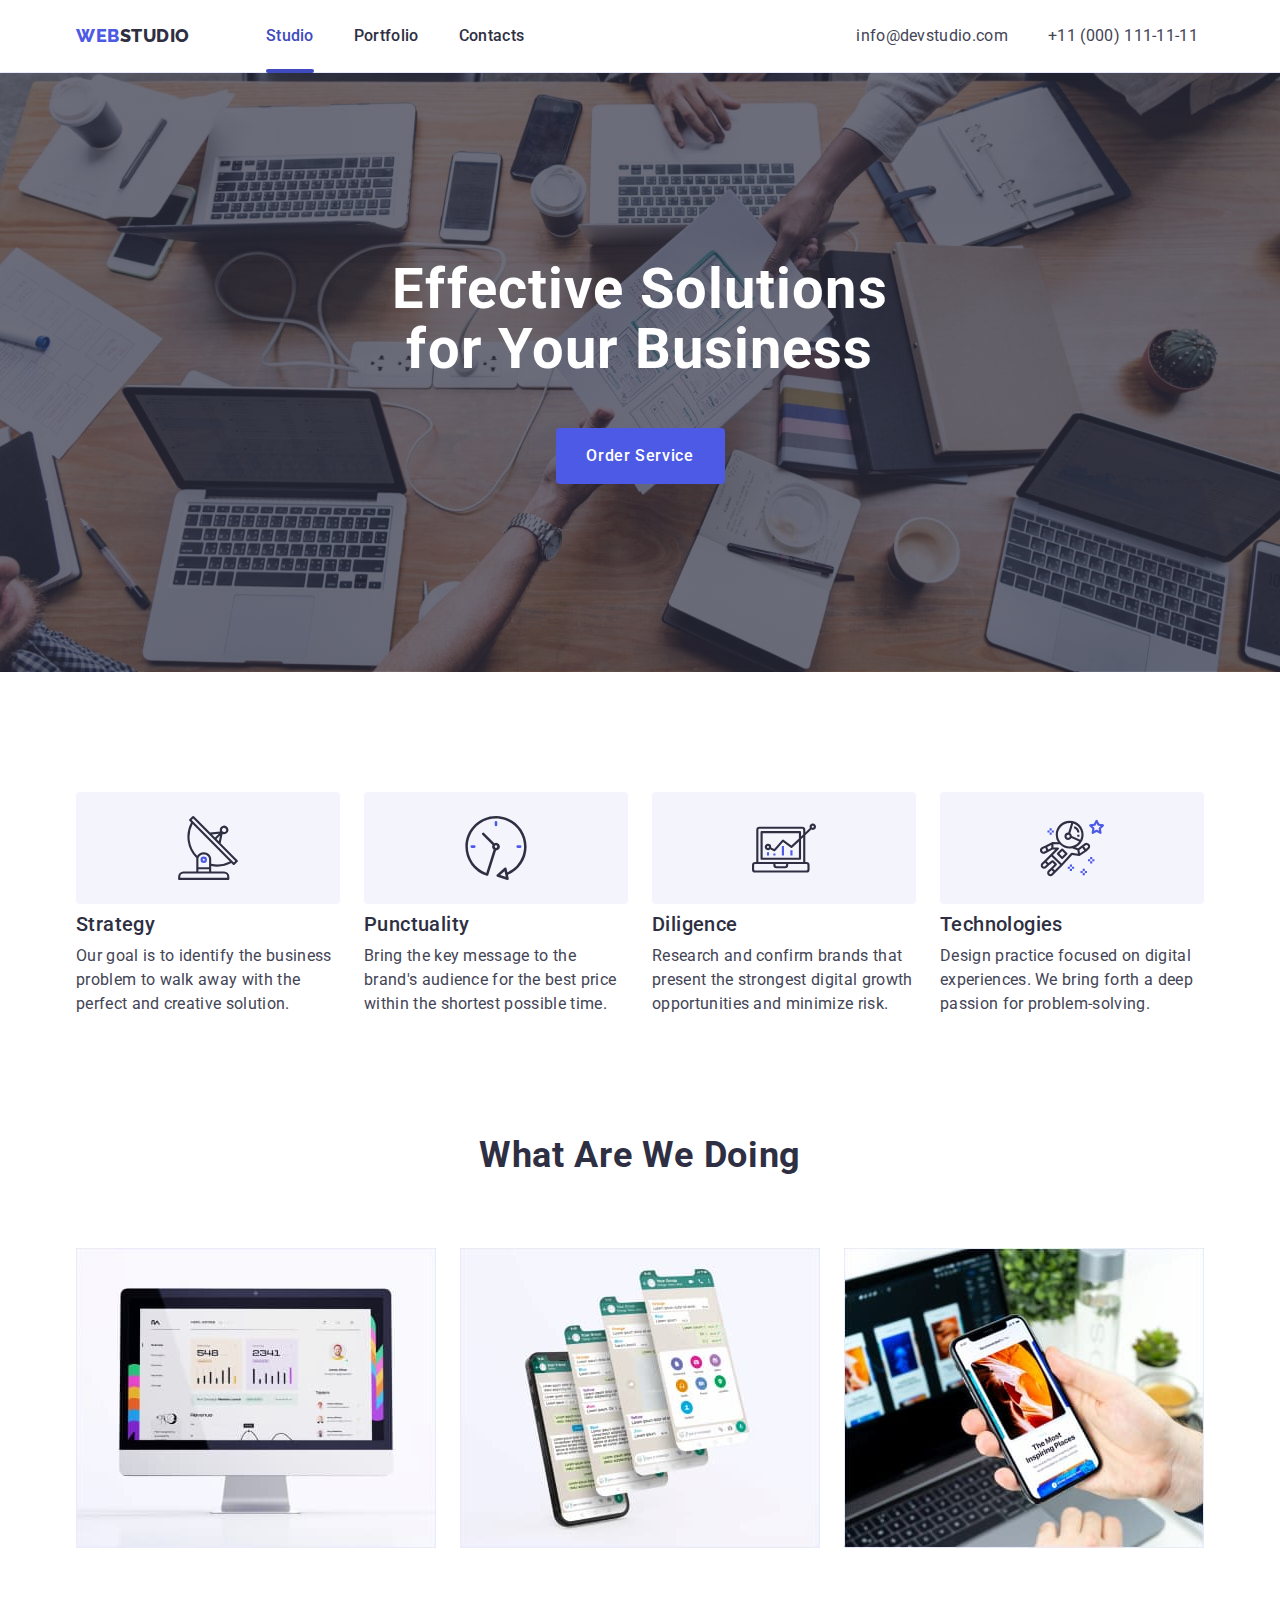
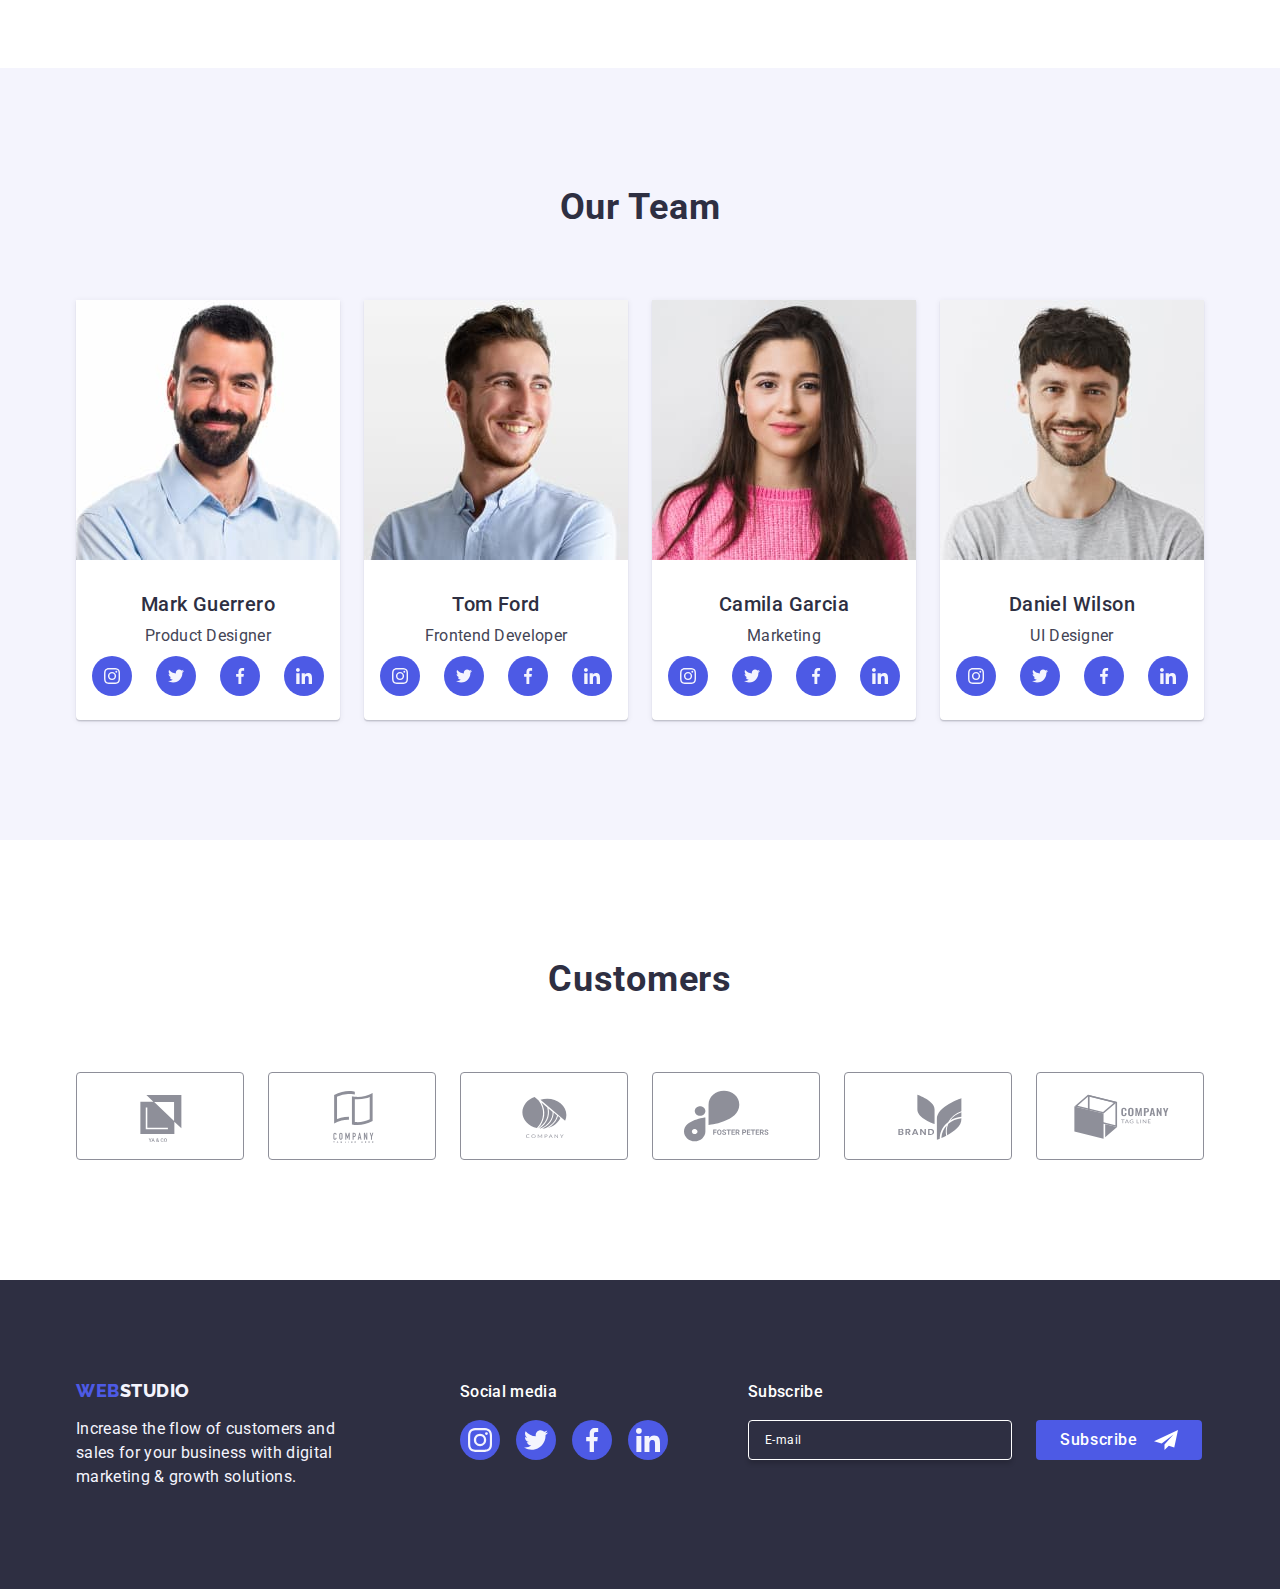
<file: index.html>
<!DOCTYPE html>
<html lang="en">
<head>
    <meta charset="UTF-8">
    <meta name="viewport" content="width=device-width, initial-scale=1.0">
    <title>Homework6</title>

    <link rel="stylesheet" href="https://cdnjs.cloudflare.com/ajax/libs/modern-normalize/1.0.0/modern-normalize.min.css" />

    <link rel="stylesheet" href="./css/styles.css">

    <link rel="preconnect" href="https://fonts.googleapis.com">
    <link rel="preconnect" href="https://fonts.gstatic.com" crossorigin>
    <link
        href="https://fonts.googleapis.com/css2?family=Montserrat:wght@400;700&family=Raleway:wght@800&family=Roboto:wght@400;500;700;900&display=swap"
        rel="stylesheet">

    
</head>
<body>

    <header class="header">
        
    <div class="container header-menu">

        <nav class="header-nav">
<!-- LOGO -->
        <a class="logo link" href="./index.html">Web<span class="logo-text-studio">Studio</span></a>
        
        
     <ul class="list-menu">
    <li>
        <a class= "nav-link link accent" href="./index.html">Studio</a>
    </li>
    <li>
        <a class= "nav-link link" href="./portfolio.html">Portfolio</a>
    </li>
    <li>
        <a class= "nav-link link" href="">Contacts</a>
    </li>
    </ul>
        </nav>

        <address class="address">  

      <ul class="list-address">
        <li>
            <a class="contact-link link" href="mailto:info@devstudio.com">info@devstudio.com</a></li>
        <li>
            <a class="contact-link link" href="tel:+110001111111">+11 (000) 111-11-11</a></li>
</ul>

</address>
</div>
    </header>

    <main>
        <!-- Section 1 -->
    <section class="main-section section">
    
    <div class="container hero">

        <h1 class="main-header">Effective Solutions for Your Business</h1>

        <button class="order-service-button cursor" type="button" data-modal-open>Order Service</button>
        
    </div>
    </section>

        <!-- Section 2 -->
        <section class="section">

            <div class="container">

            <h2 class="visually-hidden">Lorem ipsum dolor sit amet.</h2>
            
            <ul class="list-section-two">
                <li class="list-section-two-li">

                    <div class="icon-our-strategy">
                        
                        <svg class="icon-stategy" width="64" height="64">
                        
                        <use href="./images/icons.svg#icon-antenna">

                        </use>
                    </svg>
                    </div>

                    <h3 class="third-headline">Strategy</h3>
                    <p class="description">Our goal is to identify the business problem to walk away with the perfect and creative solution.</p>
                </li>
                <li class="list-section-two-li">
                    <div class="icon-our-strategy">
                    
                        <svg class="icon-stategy" width="64" height="64">
                    
                            <use href="./images/icons.svg#icon-clock">
                    
                            </use>
                        </svg>
                    </div>
                    <h3 class="third-headline">Punctuality</h3>
                    <p class="description">Bring the key message to the brand's audience for the best price within the shortest possible time.</p>
                </li>
                <li class="list-section-two-li">
                    <div class="icon-our-strategy">
                    
                        <svg class="icon-stategy" width="64" height="64">
                    
                            <use href="./images/icons.svg#icon-diagram">
                    
                            </use>
                        </svg>
                    </div>
                    <h3 class="third-headline">Diligence</h3>
                    <p class="description">Research and confirm brands that present the strongest digital growth opportunities and minimize risk.</p>
                </li>
                <li class="list-section-two-li">
                    <div class="icon-our-strategy">
                    
                        <svg class="icon-stategy" width="64" height="64">
                    
                            <use href="./images/icons.svg#icon-astronaut">
                    
                            </use>
                        </svg>
                    </div>
                    <h3 class="third-headline">Technologies</h3>
                    <p class="description">Design practice focused on digital experiences. We bring forth a deep passion for problem-solving.</p>
                </li>
            </ul>
            </div>
        </section>

<!--What are we doing-->
<!-- Section 3 -->

        <section class="section section-three">
            
        <div class="container">

<h2 class="second-headline">What are we doing</h2>
<ul class="list-section-three">
    <li class="list-section-three-li"><img src="./images/main/What_are_we_doing/img1.jpg" alt="computer screen" width="360" height="300"></li>
    <li class="list-section-three-li"><img src="./images/main/What_are_we_doing/img2.jpg" alt="messenger on the phone" width="360" height="300"></li>
    <li class="list-section-three-li"><img src="./images/main/What_are_we_doing/img3.jpg" alt="celphone in hand" width="360" height="300"></li>
</ul>
</div>
        </section>

<!--Our Team-->
<!-- section 4 -->

        <section class="background-section section">
            <div class="container">

            <h2 class="second-headline">Our Team</h2>
        
        <ul class="list-team">

        <li class="background-list">
                
                <img src="./images/main/Our_Team/Mark_Guerrero.jpg" alt="man in blue shirt" width="264" height="260">

            <div class="team-name">
                <h3 class="third-headline">Mark Guerrero</h3>
                <p class="description job-position">Product Designer</p>
              
              <ul class="list-social-media">
                <li class="list-social-media-li">
                    <a class="link social-media-link" href="">
                        <svg  class="team-icon" width="16" height="16">
                            <use href="./images/icons.svg#icon-instagram"></use>
                        </svg>
                    </a>
                </li>
                <li class="list-social-media-li">
                    <a class="link social-media-link" href="">
                        <svg class="team-icon" width="16" height="16">
                            <use href="./images/icons.svg#icon-twitter"></use>
                        </svg>
                    </a>
                </li>
                <li class="list-social-media-li">
                    <a class="link social-media-link" href="">
                        <svg class="team-icon" width="16" height="16">
                            <use href="./images/icons.svg#icon-facebook"></use>
                        </svg>
                    </a>
                </li>
                <li class="list-social-media-li">
                    <a class="link social-media-link" href="">
                        <svg class="team-icon" width="16" height="16">
                            <use href="./images/icons.svg#icon-linkedin"></use>
                        </svg>
                    </a>
                </li>
              </ul>
            </div>
                   </li>
                

        <li class="background-list">
                
                <img src="./images/main/Our_Team/Tom_Ford.jpg" alt="young man in blue shirt" width="264" height="260">

            <div class="team-name">
            <h3 class="third-headline">Tom Ford</h3>
            <p class="description job-position">Frontend Developer</p>
            <ul class="list-social-media">
                <li class="list-social-media-li">
                    <a class="link social-media-link" href="">
                        <svg class="team-icon" width="16" height="16">
                            <use href="./images/icons.svg#icon-instagram"></use>
                        </svg>
                    </a>
                </li>
                <li class="list-social-media-li">
                    <a class="link social-media-link" href="">
                        <svg class="team-icon" width="16" height="16">
                            <use href="./images/icons.svg#icon-twitter"></use>
                        </svg>
                    </a>
                </li>
                <li class="list-social-media-li">
                    <a class="link social-media-link" href="">
                        <svg class="team-icon" width="16" height="16">
                            <use href="./images/icons.svg#icon-facebook"></use>
                        </svg>
                    </a>
                </li>
                <li class="list-social-media-li">
                    <a class="link social-media-link" href="">
                        <svg class="team-icon" width="16" height="16">
                            <use href="./images/icons.svg#icon-linkedin"></use>
                        </svg>
                    </a>
                </li>
            </ul>
            </div>
                    </li>

        <li class="background-list">
                
            <img src="./images/main/Our_Team/Camila_Garcia.jpg" alt="woman in pink sweater" width="264" height="260">
            
            <div class="team-name">
            <h3 class="third-headline">Camila Garcia</h3>
            <p class="description job-position">Marketing</p>
            <ul class="list-social-media">
                <li class="list-social-media-li">
                    <a class="link social-media-link" href="">
                        <svg class="team-icon" width="16" height="16">
                            <use href="./images/icons.svg#icon-instagram"></use>
                        </svg>
                    </a>
                </li>
                <li class="list-social-media-li">
                    <a class="link social-media-link" href="">
                        <svg class="team-icon" width="16" height="16">
                            <use href="./images/icons.svg#icon-twitter"></use>
                        </svg>
                    </a>
                </li>
                <li class="list-social-media-li">
                    <a class="link social-media-link" href="">
                        <svg class="team-icon" width="16" height="16">
                            <use href="./images/icons.svg#icon-facebook"></use>
                        </svg>
                    </a>
                </li>
                <li class="list-social-media-li">
                    <a class="link social-media-link" href="">
                        <svg class="team-icon" width="16" height="16">
                            <use href="./images/icons.svg#icon-linkedin"></use>
                        </svg>
                    </a>
                </li>
            </ul>
             </div>
                    </li>

        <li class="background-list">
                
            <img src="./images/main/Our_Team/Daniel_Wilson.jpg" alt="man in grey tshirt" width="264" height="260">

            <div class="team-name">
            <h3 class="third-headline">Daniel Wilson</h3>
            <p class="description job-position">UI Designer</p>
            <ul class="list-social-media">
                <li class="list-social-media-li">
                    <a class="link social-media-link" href="">
                        <svg class="team-icon" width="16" height="16">
                            <use href="./images/icons.svg#icon-instagram"></use>
                        </svg>
                    </a>
                </li>
                <li class="list-social-media-li">
                    <a class="link social-media-link" href="">
                        <svg class="team-icon" width="16" height="16">
                            <use href="./images/icons.svg#icon-twitter"></use>
                        </svg>
                    </a>
                </li>
                <li class="list-social-media-li">
                    <a class="link social-media-link" href="">
                        <svg class="team-icon" width="16" height="16">
                            <use href="./images/icons.svg#icon-facebook"></use>
                        </svg>
                    </a>
                </li>
                <li class="list-social-media-li">
                    <a class="link social-media-link" href="">
                        <svg class="team-icon" width="16" height="16">
                            <use href="./images/icons.svg#icon-linkedin"></use>
                        </svg>
                    </a>
                </li>
            </ul>
            </div>
                    </li>
        </ul>

        </div>
        
        </section>
<!-- section 5 -->
        <section class="section">
            <div class="container">
            <h2 class="second-headline">Customers</h2>
            <ul class="list-customers">
                <li class="list-customers-li">
                    
                    <a class="link-customers" href="">
                        <svg class="customers-svg" width="104" height="56">
                        <use href="./images/icons.svg#icon-customer1"></use>
                    </svg>
                    </a>
                </li>
                <li class="list-customers-li">
                    <a class="link-customers" href="">
                        <svg class="customers-svg" width="104" height="56">
                    <use href="./images/icons.svg#icon-customer2"></use>
                </svg>
                    </a>
            </li>
                <li class="list-customers-li">
                    <a class="link-customers" href="">
                        <svg class="customers-svg" width="104" height="56">
                    <use href="./images/icons.svg#icon-customer3"></use>
                </svg>
            </a>
        </li>
                <li class="list-customers-li">
                    <a class="link-customers" href="">
                        <svg class="customers-svg" width="104" height="56">
                    <use href="./images/icons.svg#icon-customer4"></use>
                </svg>
            </a>
            </li>
                <li class="list-customers-li">
                    <a class="link-customers" href="">
                        <svg class="customers-svg" width="104" height="56">
                    <use href="./images/icons.svg#icon-customer5"></use>
                </svg>
            </a>
        </li>
                <li class="list-customers-li">
                    <a class="link-customers" href="">
                        <svg class="customers-svg" width="104" height="56">
                    <use href="./images/icons.svg#icon-customer6"></use>
                </svg>
            </a>
        </li>
            </ul>
</div>
        </section>

        
    </main>

    <!-- Footer -->

    <footer class="footer_background">

    <div class="container footer-container">

        <div class="footer-logo-container">   
        <!-- LOGO -->
        <a class="logo link logo-footer" href="./index.html">Web<span class="logo-textfooter-studio">Studio</span></a>

        <p class="footer-text">Increase the flow of customers and sales for your business with digital marketing & growth solutions.</p>
        </div>

        <div>
            <p class="footer-p-socialmedia">Social media</p>
            <ul class="footer-social-media-list">
                <li class="footer-social-media-li">
                    <a class="footer-link-social-media" href="">
                        <svg class="footer-svg" width="24" height="24">
                            <use href="./images/icons.svg#icon-instagram"></use>
                        </svg>
                    </a>
                </li>
                <li class="footer-social-media-li">
                    <a class="footer-link-social-media" href="">
                        <svg class="footer-svg" width="24" height="24">
                            <use href="./images/icons.svg#icon-twitter"></use>
                        </svg>
                    </a>
                </li>
                <li class="footer-social-media-li">
                    <a class="footer-link-social-media" href="">
                        <svg class="footer-svg" width="24" height="24">
                            <use href="./images/icons.svg#icon-facebook"></use>
                        </svg>
                    </a>
                </li>
                <li class="footer-social-media-li">
                    <a class="footer-link-social-media" href="">
                        <svg class="footer-svg" width="24" height="24">
                            <use href="./images/icons.svg#icon-linkedin"></use>
                        </svg>
                    </a>
                </li>
            </ul>
        </div>

        <div class="newsletter-div">
            <p class="footer-p-socialmedia">Subscribe</p>
            
            <form class="newsletter-form">
                <label class="newsletter-label" for="newsletter">
            
                <input class="newsletter-input" type="email" name="email" id="newsletter" placeholder="E-mail" required/>
                </label>
          
            <button class="newsletter-button" type="submit">Subscribe
                    <svg class="newsletter-svg" width="24" height="24">
                        <use href="./images/icons.svg#icon-Frame"></use>
                    </svg>
            </button>
                
            </form>
        </div>
        </div>
    </footer>

    <div class="is-hidden modal-window" data-modal>
        <div class="modal-window-body">
            <button class="button-close" type="button" data-modal-close>
                <svg class="svg-close" width="8" height="8">
                    <use href="./images/icons.svg#icon-close-black-18dp-2-1"></use>
                </svg>
            </button>
            <p class="modal-form-p">Leave your contacts and we will call you back</p>
            
            <form>
                <div class="modal-form">
                
                <label class="modal-form-label" for="user-name">Name</label>

                <div class="modal-icon-input">

                    <input class="modal-form-input" type="text" name="user-name" id="user-name" required/>
                    <svg class="modal-icon" width="18" height="24">
                    <use href="./images/icons.svg#icon-person-black"></use>
                    </svg>
                    
                    </div>
                </div>

                <div class="modal-form">
                <label class="modal-form-label" for="phone-modal">Phone</label>

                <div class="modal-icon-input">
                    <input class="modal-form-input" type="tel" name="tel-modal" id="phone-modal" required/>
                    <svg class="modal-icon" width="18" height="24">
                    <use href="./images/icons.svg#icon-phone-black"></use>
                </svg>
                    
                </div>
                </div>

                <div class="modal-form">
                <label class="modal-form-label" for="email-modal">Email</label>

                <div class="modal-icon-input">
                    <input class="modal-form-input" type="email" name="email-modal" id="email-modal" required/>
                    <svg class="modal-icon" width="18" height="24">
                    <use href="./images/icons.svg#icon-email-black"></use>
                </svg>
                
                </div>
                </div>

                <div class="form-textarea">
                    <label class="modal-form-label" for="user-comment">Comment</label>
                    <textarea class="textarea" id="user-comment" name="user-comment" placeholder="Text input"></textarea>
                </div>
                
            
                <div class="privacy-policy">
                
                <input class="user-privacy-input visually-hidden" type="checkbox" name="user-privacy" value="true" id="user-privacy" required/>
                
                <label class="user-privacy-label" for="user-privacy">
                
                <span class="icon-privacy-policy">
                    <svg width="10" height="8">
                        <use href="./images/icons.svg#icon-Vector"></use>
                    </svg>
                </span>

                I accept the terms and conditions of the <a class="privacy-policy-link">Privacy Policy</a></label>
              
                </div>

                <button class="button-send-modal" type="submit">Send</button>
                
                
            </form>
        </div>
    </div>


    <script src="./js/modal.js"></script>
</body>
</html>
</file>
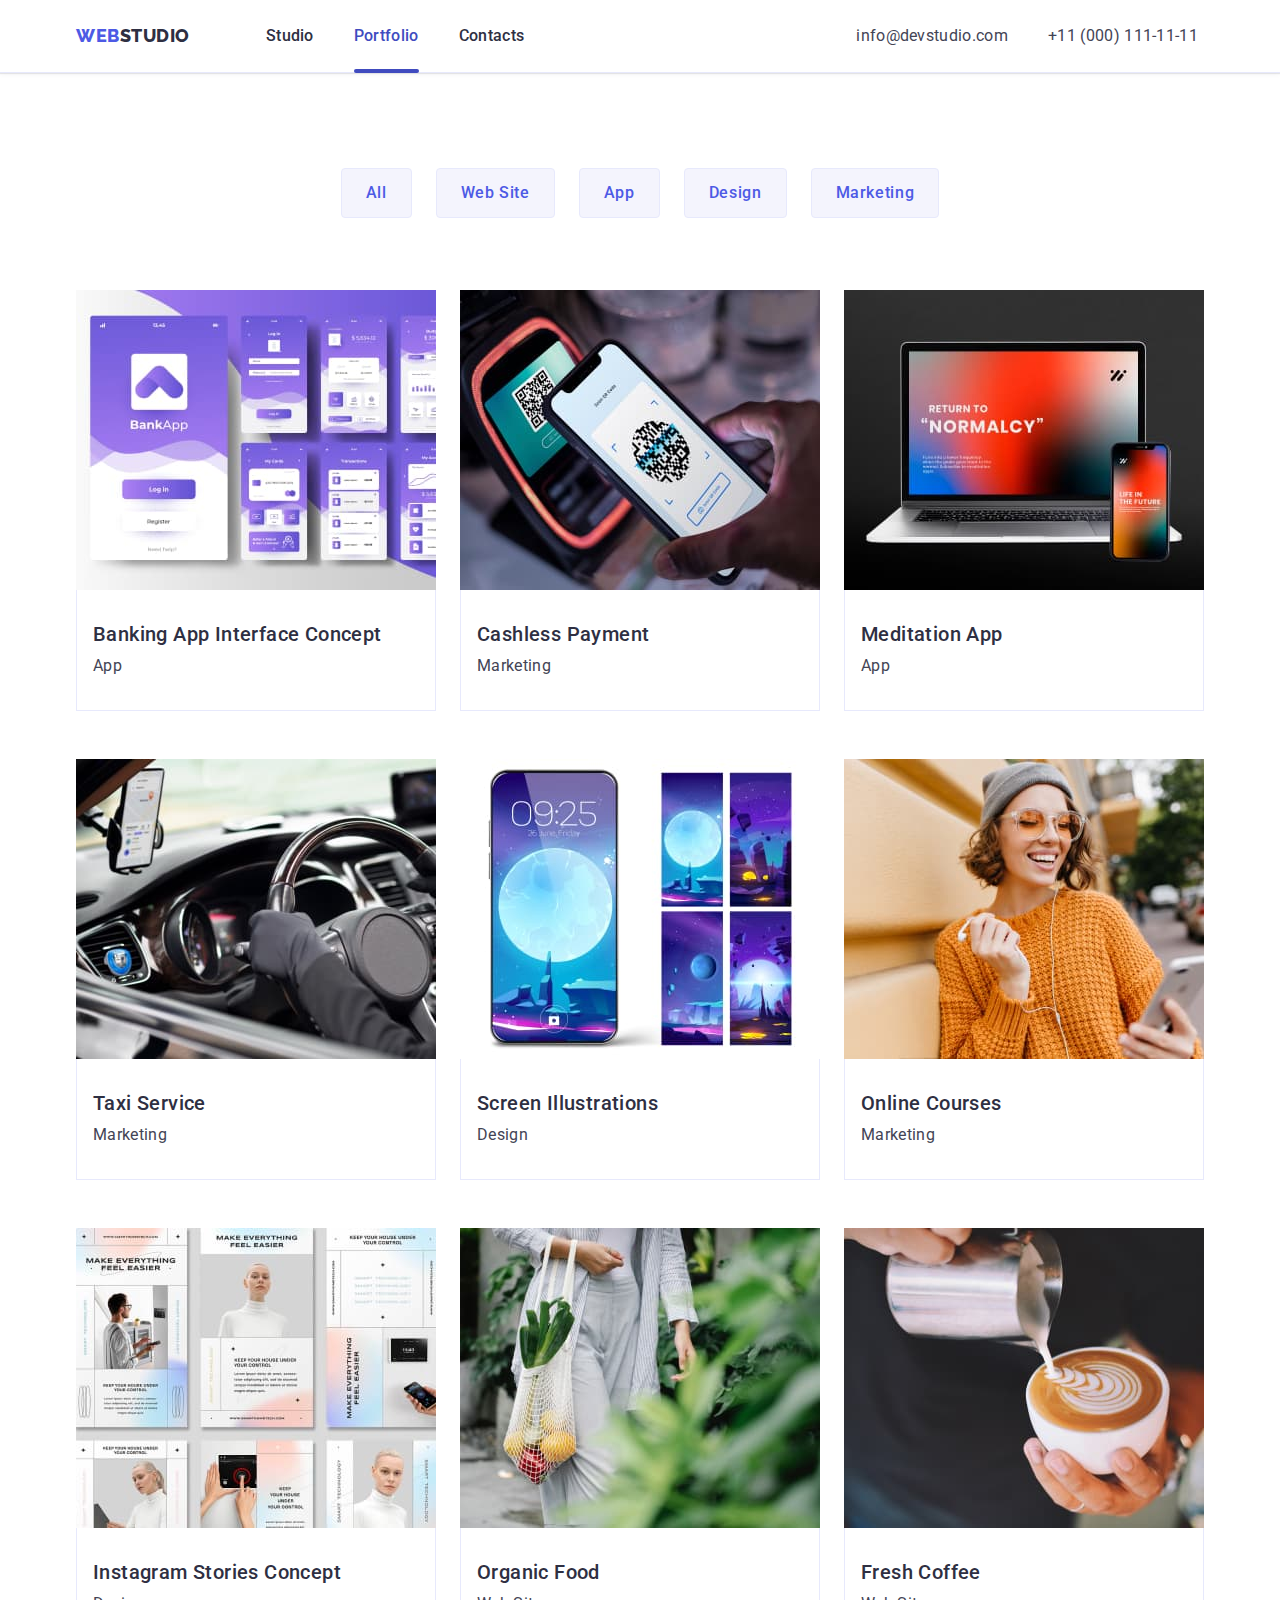
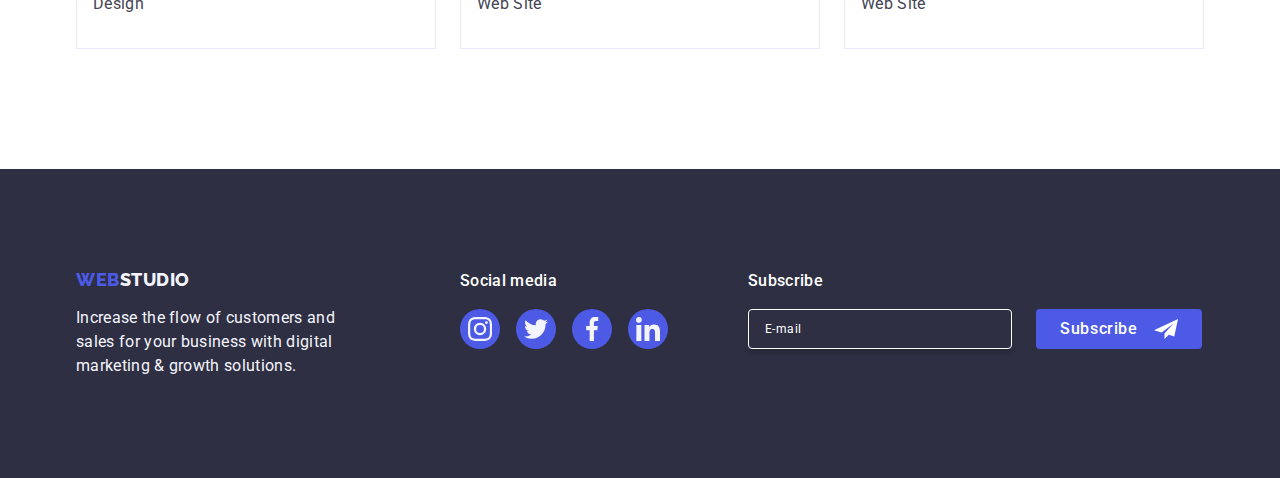
<file: portfolio.html>
<!DOCTYPE html>
<html lang="en">
<head>
    <meta charset="UTF-8">
    <meta name="viewport" content="width=device-width, initial-scale=1.0">
    <title>Homework6</title>

    <link rel="stylesheet" href="https://cdnjs.cloudflare.com/ajax/libs/modern-normalize/1.0.0/modern-normalize.min.css" />

    <link rel="stylesheet" href="./css/styles.css">

    <link rel="preconnect" href="https://fonts.googleapis.com">
    <link rel="preconnect" href="https://fonts.gstatic.com" crossorigin>
    <link
        href="https://fonts.googleapis.com/css2?family=Montserrat:wght@400;700&family=Raleway:wght@800&family=Roboto:wght@400;500;700;900&display=swap"
        rel="stylesheet">

     
</head>
<body>

        <header class="header">
        
            <div class="container header-menu">
        
                <nav class="header-nav">
                    <!-- LOGO -->
                    <a class="logo link" href="./index.html">Web<span class="logo-text-studio">Studio</span></a>
        
        
                    <ul class="list-menu">
                        <li><a class="nav-link link" href="./index.html">Studio</a></li>
                        <li><a class="nav-link link accent" href="./portfolio.html">Portfolio</a></li>
                        <li><a class="nav-link link" href="">Contacts</a></li>
                    </ul>
                </nav>
        
                <address class="address">
        
                    <ul class="list-address">
                        <li><a class="contact-link link" href="mailto:info@devstudio.com">info@devstudio.com</a></li>
                        <li><a class="contact-link link" href="tel:+110001111111">+11 (000) 111-11-11</a></li>
                    </ul>
        
                </address>
            </div>
        </header>

<main>
<section class="section portfolio-section">

    <div class="container">

<h1 class="visually-hidden">Lorem.</h1>

    <!-- BUTTONS LIST -->
    
    <ul class="list-button">

        <li><button class="cursor button-text" type="button">All</button></li>

        <li><button class="cursor button-text" type="button">Web Site</button></li>

        <li><button class="cursor button-text" type="button">App</button></li>

        <li><button class="cursor button-text" type="button">Design</button></li>

        <li><button class="cursor button-text" type="button">Marketing</button></li>
    </ul>
  
 

    <!-- PROJECTS LIST -->

    

  
<ul class="list-portfolio">

    <li class="list-portfolio-li">
       <a class="link link-portfolio" href="">
        <div class="pop-up">
       <img src="./images/portfolio/banking_app.jpg" alt="diferent banking pages" width="360" height="300">
       <p class="pop-up-text">- 14 Stylish and User-Friendly App Design Concepts · Task Manager App · Calorie Tracker App · Exotic Fruit Ecommerce App
    · Cloud Storage App</p>
        </div>
       <div class="projects">
        <h2 class="project-name">Banking App Interface Concept</h2>
        <p class="description">App</p>
        </div>
        
    </a>
    </li>

    <li class="list-portfolio-li">
        <a class="link link-portfolio" href="">
        <div class="pop-up">
        <img src="./images/portfolio/cashless_payment.jpg" alt="celphone and terminal" width="360" height="300">
        <p class="pop-up-text">- 14 Stylish and User-Friendly App Design Concepts · Task Manager App · Calorie Tracker App · Exotic Fruit Ecommerce App
        · Cloud Storage App</p>
        </div>
        <div class="projects">
        <h2 class="project-name">Cashless Payment</h2>
        <p class="description">Marketing</p>
        </div>

        </a>
    </li>

    <li class="list-portfolio-li">
        <a class="link link-portfolio" href="">
        <div class="pop-up">
        <img src="./images/portfolio/meditation_app.jpg" alt="meditation app in laptop and celphone" width="360" height="300">
        <p class="pop-up-text">- 14 Stylish and User-Friendly App Design Concepts · Task Manager App · Calorie Tracker App · Exotic Fruit Ecommerce App
        · Cloud Storage App</p>
        </div>
        <div class="projects">
        <h2 class="project-name">Meditation App</h2>
        <p class="description">App</p>
        </div>
        </a>
    </li>

    <li class="list-portfolio-li">
        <a class="link link-portfolio" href="">
        <div class="pop-up">
        <img src="./images/portfolio/taxi_service.jpg" alt="taxi inside" width="360" height="300">
        <p class="pop-up-text">- 14 Stylish and User-Friendly App Design Concepts · Task Manager App · Calorie Tracker App · Exotic Fruit Ecommerce App · Cloud Storage App</p>
        </div>
        <div class="projects">
        <h2 class="project-name">Taxi Service</h2>
        <p class="description">Marketing</p>
        </div>
        </a>
    </li>

    <li class="list-portfolio-li">
        <a class="link link-portfolio" href="">
        <div class="pop-up">
        <img src="./images/portfolio/screen_ilustrations.jpg" alt="graphics on celphones" width="360" height="300">
        <p class="pop-up-text">- 14 Stylish and User-Friendly App Design Concepts · Task Manager App · Calorie Tracker App · Exotic Fruit Ecommerce App · Cloud Storage App</p>
        </div>
        <div class="projects">
        <h2 class="project-name">Screen Illustrations</h2>
        <p class="description">Design</p>
        </div>
        </a>
    </li>

    <li class="list-portfolio-li">
        <a class="link link-portfolio" href="">
        <div class="pop-up">
        <img src="./images/portfolio/online_courses.jpg" alt="young woman in orange sweater" width="360"
                    height="300">
        <p class="pop-up-text">- 14 Stylish and User-Friendly App Design Concepts · Task Manager App · Calorie Tracker App · Exotic Fruit Ecommerce App · Cloud Storage App</p>
        </div>
        <div class="projects"> 
        <h2 class="project-name">Online Courses</h2>
        <p class="description">Marketing</p>
        </div>
        </a>
    </li>
   
    <li class="list-portfolio-li">
        <a class="link link-portfolio" href="">
        <div class="pop-up">
        <img src="./images/portfolio/instagram_stories.jpg" alt="diferent celphones with instagram Stories" width="360" height="300">
        <p class="pop-up-text">- 14 Stylish and User-Friendly App Design Concepts · Task Manager App · Calorie Tracker App · Exotic Fruit Ecommerce App
                · Cloud Storage App</p>
        </div>
        <div class="projects">
        <h2 class="project-name">Instagram Stories Concept</h2>
        <p class="description">Design</p>
        </div>
        </a>
    </li>

    <li class="list-portfolio-li">
        <a class="link link-portfolio" href="">
        <div class="pop-up">
        <img src="./images/portfolio/organic_food.jpg" alt="a woman with shopping net" width="360" height="300">
        <p class="pop-up-text">- 14 Stylish and User-Friendly App Design Concepts · Task Manager App · Calorie Tracker App · Exotic Fruit Ecommerce App
                · Cloud Storage App</p> 
        </div>
        <div class="projects">
        <h2 class="project-name">Organic Food</h2>
        <p class="description">Web Site</p>
        </div>

                </a>
            </li>

    <li class="list-portfolio-li">
        <a class="link link-portfolio" href="">
        <div class="pop-up">
        <img src="./images/portfolio/fresh_coffee.jpg" alt="a cup of Coffee with milk" width="360" height="300">
        <p class="pop-up-text">- 14 Stylish and User-Friendly App Design Concepts · Task Manager App · Calorie Tracker App · Exotic Fruit Ecommerce App
                · Cloud Storage App</p>
        </div>
        <div class="projects">
        <h2 class="project-name">Fresh Coffee</h2>
        <p class="description">Web Site</p>
        </div>
        </a>
    </li>

        </ul>
        </div>
    </section>
</main>

    <footer class="footer_background">
        <div class="container footer-container">
    
            <div class="footer-logo-container">
                <!-- LOGO -->
                <a class="logo link logo-footer" href="./index.html">Web<span
                        class="logo-textfooter-studio">Studio</span></a>
    
                <p class="footer-text">Increase the flow of customers and sales for your business with digital marketing &
                    growth solutions.</p>
            </div>
    
            <div>
                <p class="footer-p-socialmedia">Social media</p>
                <ul class="footer-social-media-list">
                    <li class="footer-social-media-li">
                        <a class="footer-link-social-media" href="">
                            <svg class="footer-svg" width="24" height="24">
                                <use href="./images/icons.svg#icon-instagram"></use>
                            </svg>
                        </a>
                    </li>
                    <li class="footer-social-media-li">
                        <a class="footer-link-social-media" href="">
                            <svg class="footer-svg" width="24" height="24">
                                <use href="./images/icons.svg#icon-twitter"></use>
                            </svg>
                        </a>
                    </li>
                    <li class="footer-social-media-li">
                        <a class="footer-link-social-media" href="">
                            <svg class="footer-svg" width="24" height="24">
                                <use href="./images/icons.svg#icon-facebook"></use>
                            </svg>
                        </a>
                    </li>
                    <li class="footer-social-media-li">
                        <a class="footer-link-social-media" href="">
                            <svg class="footer-svg" width="24" height="24">
                                <use href="./images/icons.svg#icon-linkedin"></use>
                            </svg>
                        </a>
                    </li>
                </ul>
            </div>
            <div class="newsletter-div">
                <p class="footer-p-socialmedia">Subscribe</p>
            
                <form class="newsletter-form">
                    <label class="newsletter-label" for="newsletter">
            
                        <input class="newsletter-input" type="email" name="email" id="newsletter" placeholder="E-mail" required/>
                    </label>
            
                    <button class="newsletter-button" type="submit">Subscribe
                        <svg class="newsletter-svg" width="24" height="24">
                            <use href="./images/icons.svg#icon-Frame"></use>
                        </svg>
                    </button>
            
                </form>
            </div>
        </div>
    </footer>

</body>
</html>
</file>
<file: css/styles.css>
:root {
    --iris-color: #4d5ae5;
    --ocean-color: #404BBF;
    --navyblue-color: #2E2F42;
    --green-color: #31D0AA;
    --slate-color: #434455;
    --lightslate-color: #8E8F99;
    --cornflower-color: #E7E9FC;
    --cloud-color: #F4F4FD;
    --navybluemodal-color: #2E2F4266;
    --grey-color: #2E2F42B2;
    --white-color: #FFFFFF;
    --dairy-color: #FCFCFC;

    --mytransition-duration: 250ms;
    --mytransition-timing-function: cubic-bezier(0.4, 0, 0.2, 1);
}

body {
    font-family: Roboto, sans-serif;
    color: var(--slate-color);
    background-color: var(--white-color);
}

* {
    box-sizing: border-box;
    margin: 0;
    padding: 0;
}

img {
    display: block;
    max-width: 100%;
    height: auto;
}

ul {
    margin: 0;
    padding-left: 0;
    list-style: none;
}

.section {
    padding: 120px 0;
}

.container {
    width: 1158px;
    margin: 0 auto;
    padding-left: 15px;
    padding-right: 15px;
}

.header {
    outline: 1px solid var(--cornflower-color) ;
    box-shadow: 0px 2px 1px rgba(46, 47, 66, 0.08),
        0px 1px 1px rgba(46, 47, 66, 0.16),
        0px 1px 6px rgba(46, 47, 66, 0.08);
}

.header-menu {
    display: flex;
}

.header-nav {
    display: flex;
    align-items: center;
}

.logo {
    font-family: Raleway, sans-serif;
    font-weight: 800;
    font-size: 18px;
    line-height: 1.17;
    letter-spacing: 0.03em;
    text-transform: uppercase;
    color: var(--iris-color);
    margin-right: 76px;
    display: inline-block;
}

.link {
    text-decoration: none;
}

.logo-footer {
    display: inline-block;
    margin-bottom: 16px;
}


.logo-text-studio {
    color: var(--navyblue-color);
}

.logo-textfooter-studio {
    color: var(--cloud-color);
}

.accent::after {
    position: absolute;
    left: 0;
    bottom: -1px;
    content: '';
    width: 100%;
    height: 4px;
    flex-shrink: 0;
    border-radius: 2px;
    background-color: var(--ocean-color);
}

.contact-link {
    color: var(--slate-color);
    font-family: Roboto;
    font-size: 16px;
    font-style: normal;
    font-weight: 400;
    line-height: 1.5;
    letter-spacing: 0.02em;
    padding: 24px 0;
    transition: color var(--mytransition-duration) var(--mytransition-timing-function);
}

.contact-link:hover {
    color: var(--ocean-color);
}

.contact-link:focus {
    color: var(--ocean-color);

}

.nav-link {
    display: inline-block;
    font-family: Roboto, sans-serif;
    font-size: 16px;
    font-style: normal;
    font-weight: 500;
    line-height: 1.5;
    letter-spacing: 0.02em;
    color: var(--navyblue-color);
    padding: 24px 0;
}

.accent {
    position: relative;
    transition: color var(--mytransition-duration) var(--mytransition-timing-function);
    color: var(--ocean-color);
}

.nav-link:hover {
    color: var(--ocean-color);
}

.nav-link:focus {
    color: var(--ocean-color);
}

.address {
    font-style: normal;
    padding: 24px 0;
}


.list-menu {
    display: flex;
    gap: 40px;
}

.list-address {
    display: flex;
    gap: 40px;
    margin-left: 332px;
}

.list-section-two {
    display: flex;
    gap: 24px;

}

.list-section-two-li {
    width: calc((100% - 72px) / 4);
}

.list-section-three {
    display: flex;
    gap: 24px;
}

.list-section-three-li {
    width: calc((100% - 48px) / 3);
}

.list-button {
    display: flex;
    gap: 24px;
    justify-content: center;
    align-items: center;
    margin-bottom: 72px
}

.list-portfolio {

    display: flex;
    gap: 24px;
    flex-wrap: wrap;
    row-gap: 48px;

}

.link-portfolio {
    display: block;
    transition: box-shadow var(--mytransition-duration) var(--mytransition-timing-function);
}

.link-portfolio:hover,
.link-portfolio:focus {
    box-shadow: 0px 2px 1px 0px rgba(46, 47, 66, 0.08),
        0px 1px 1px 0px rgba(46, 47, 66, 0.16),
        0px 1px 6px 0px rgba(46, 47, 66, 0.08);
    
}

.pop-up {
    position: relative;
    overflow: hidden;
    transform: translateY(0%);
}
.pop-up-text {
    position: absolute;
    top: 0;
    font-family: Roboto;
    font-size: 16px;
    font-weight: 400;
    line-height: 1.5;
    letter-spacing: 0.02em;
    color: var(--cloud-color);
    background-color: var(--iris-color);
    padding: 40px 32px;
    height: 100%;
    width: 100%;
    transform: translateY(100%);
    transition: transform var(--mytransition-duration) var(--mytransition-timing-function)
}

.link-portfolio:hover .pop-up-text{
    transform: translateY(0%);
}

.link-portfolio:focus .pop-up-text{
        transform: translateY(0%);
    }

.projects {
    padding: 32px 16px;
    border: 1px solid var(--cornflower-color);
    border-top: none;
}

.list-portfolio-li {
    flex-basis: calc((100% - 48px) / 3);
}

.list-portfolio-li:hover {
    box-shadow: 0px 2px 1px 0px rgba(46, 47, 66, 0.08), 0px 1px 1px 0px rgba(46, 47, 66, 0.16), 0px 1px 6px 0px rgba(46, 47, 66, 0.08);

}

.list-team {
    display: flex;
    gap: 24px;

}

.main-section {
    display: flex;
    padding: 188px 0;
    background-color: var(--navyblue-color);
    margin: 0 auto;
    background-image: linear-gradient(rgba(46, 47, 66, 0.7), rgba(46, 47, 66, 0.7)), url(../images/main/people-office.jpg);
    max-width: 1440px;
    background-position: center;
    background-size: cover;
    background-repeat: no-repeat;
}

.background-section {
    background-color: var(--cloud-color);
}

.background-list {
    background-color: var(--white-color);
    width: calc((100% - 72px) / 4);
    border-radius: 0px 0px 4px 4px;
    list-style: none;
    box-shadow: 0px 2px 1px 0px rgba(46, 47, 66, 0.08), 0px 1px 1px 0px rgba(46, 47, 66, 0.16), 0px 1px 6px 0px rgba(46, 47, 66, 0.08);
}

.team-name {
    padding: 32px 0px;
    text-align: center;
}

.main-header {
    font-family: Roboto;
    font-size: 56px;
    font-style: normal;
    font-weight: 700;
    color: var(--white-color);
    line-height: 1.07;
    text-align: center;
    letter-spacing: 0.02em;
    max-width: 496px;
    margin: 0 auto;
    margin-bottom: 48px;
}

.hero {
    display: box;
    align-items: center;
}

.order-service-button {
    color: var(--white-color);
    font-family: Roboto, sans-serif;
    font-size: 16px;
    font-style: normal;
    font-weight: 500;
    background-color: var(--iris-color);
    line-height: 1.5;
    letter-spacing: 0.04em;
    display: block;
    min-width: 169px;
    height: 56px;
    border: none;
    border-radius: 4px;
    margin: 0 auto;
    transition: background-color var(--mytransition-duration) var(--mytransition-timing-function);

}

.order-service-button:hover {
    background-color: var(--ocean-color);
}

.order-service-button:focus {
    background-color: var(--ocean-color);
}

.second-headline {
    font-family: Roboto;
    font-size: 36px;
    font-style: normal;
    font-weight: 700;
    line-height: 1.11;
    text-align: center;
    letter-spacing: 0.02em;
    text-transform: capitalize;
    color: var(--navyblue-color);
    margin-bottom: 72px;

}

.section-three {
    padding-top: 0;
}

.third-headline {
    font-family: Roboto;
    font-size: 20px;
    font-style: normal;
    font-weight: 500;
    color: var(--navyblue-color);
    line-height: 1.2;
    letter-spacing: 0.02em;
    margin-bottom: 8px;

}

.cursor {
    cursor: pointer;
}

.button-text {
    color: var(--iris-color);
    font-family: Roboto, sans-serif;
    font-size: 16px;
    font-style: normal;
    font-weight: 500;
    line-height: 1.5;
    letter-spacing: 0.04em;
    background-color: var(--cloud-color);
    padding: 12px 24px;
    border: 1px solid var(--cornflower-color);
    border-radius: 4px;

    transition: color 250ms cubic-bezier(0.4, 0, 0.2, 1),
    background-color 250ms cubic-bezier(0.4, 0, 0.2, 1),
    border-color 250ms cubic-bezier(0.4, 0, 0.2, 1),
    box-shadow 250ms cubic-bezier(0.4, 0, 0.2, 1);
}

.button-text:hover {
    color: var(--white-color);
    background-color: var(--ocean-color);
    border: 1px solid transparent;
    box-shadow: 0px 2px 2px 0px rgba(0, 0, 0, 0.12), 0px 2px 1px 0px rgba(0, 0, 0, 0.08), 0px 3px 1px 0px rgba(0, 0, 0, 0.10);
}

.button-text:focus {
    color: var(--white-color);
    background-color: var(--ocean-color);
    border: 1px solid transparent;
    box-shadow: 0px 2px 2px 0px rgba(0, 0, 0, 0.12), 0px 2px 1px 0px rgba(0, 0, 0, 0.08), 0px 3px 1px 0px rgba(0, 0, 0, 0.10);
}

.project-name {
    font-family: Roboto, sans-serif;
    font-size: 20px;
    font-style: normal;
    font-weight: 500;
    line-height: 1.2;
    letter-spacing: 0.02em;
    color: var(--navyblue-color);
    margin-bottom: 8px;
}

.description {
    color: var(--slate-color);
    font-family: Roboto;
    font-size: 16px;
    font-style: normal;
    font-weight: 400;
    line-height: 1.5;
    letter-spacing: 0.02em;
}

.job-position {
    text-align: center;
}

.footer-text {
    color: var(--cloud-color);
    font-family: Roboto;
    font-size: 16px;
    font-style: normal;
    font-weight: 400;
    line-height: 1.5;
    letter-spacing: 0.02em;
    width: max(264px);

}

.footer_background {
    background-color: var(--navyblue-color);
    padding: 100px 0;



}

.visually-hidden {
    position: absolute;
    width: 1px;
    height: 1px;
    margin: -1px;
    border: 0;
    padding: 0;
    white-space: nowrap;
    clip-path: inset(100%);
    clip: rect(0 0 0 0);
    overflow: hidden;
}

.portfolio-section {
    padding: 96px 0 120px 0
}

.icon-our-strategy {
    display: flex;
    align-items: center;
    justify-content: center;
    width: 264px;
    height: 112px;
    border-radius: 4px;
    background-color: var(--cloud-color);
    margin-bottom: 8px;
}

.icon-stategy {
    width: 64px;
    height: 64px;
}

.team-icon {
    width: 16px;
    height: 16px;
    fill: #f4f4fd;
}


.list-customers {
    display: flex;
    gap: 24px;
    justify-content: center;
}

.list-customers-li {
    width: calc((100% - 120px) / 6);
    height: 88px;
    width: 168px;
}

.link-customers {
    width: 100%;
    height: 100%;
    border: 1px solid var(--lightslate-color);
    border-radius: 4px;
    display: flex;
    align-items: center;
    justify-content: center;
    flex-shrink: 0;
    color: var(--lightslate-color);
    transition: border-color var(--mytransition-duration) var(--mytransition-timing-function), color var(--mytransition-duration) var(--mytransition-timing-function);
}

.link-customers:hover {
    border-color: var(--ocean-color);
    color: var(--ocean-color);
}

.link-customers:focus {
    border-color: var(--ocean-color);
    color: var(--ocean-color);
}

.customers-svg {
    fill: currentColor;

}

.list-social-media {
    display: flex;
    gap: 24px;
    justify-content: center;
}

.list-social-media-li {
    width: 40px;
    height: 40px;
}

.social-media-link {
    display: flex;
    gap: 16px;
    margin-top: 8px;
    justify-content: center;
    align-items: center;
    width: 100%;
    height: 100%;
    background-color: var(--iris-color);
    border-radius: 50%;
    transition: background-color var(--mytransition-duration) var(--mytransition-timing-function);
}

.social-media-link:hover {
    background-color: var(--ocean-color);
}

.social-media-link:focus {
    background-color: var(--ocean-color);
}



.footer-link-social-media {
    width: 100%;
    height: 100%;
    background-color: var(--iris-color);
    border-radius: 50%;
    display: flex;
    align-items: center;
    justify-content: center;
    transition: background-color var(--mytransition-duration) var(--mytransition-timing-function);
}

.footer-link-social-media:hover {
    background-color: var(--green-color);
}

.footer-link-social-media:focus {
    background-color: var(--green-color);
}

.footer-container {
    display: flex;
    align-items: baseline;
}

.footer-p-socialmedia {
    font-family: Roboto;
    font-size: 16px;
    font-style: normal;
    font-weight: 500;
    line-height: 1.5;
    letter-spacing: 0.02em;
    color: var(--white-color);
    margin-bottom: 16px;
}

.footer-logo-container {
    margin-right: 120px;

}

.footer-social-media-list {
    display: flex;
    gap: 16px;
}

.footer-social-media-li {
    height: 40px;
    width: 40px;
}

.footer-svg {
    fill: var(--cloud-color);
}

.footer-svg:hover {
    fill: var(--green-color);
}

.modal-window {
    position: fixed;
    display: flex;
    justify-content: center;
    align-items: center;
    min-height: 100vh;
    min-width: 100vw;
    opacity: 1;
    background: var(--navybluemodal-color, rgba(46, 47, 66, 0.40));
    top: 0;
    left: 0;
    transition: opacity var(--mytransition-duration) var(--mytransition-timing-function), visibility var(--mytransition-duration) var(--mytransition-timing-function);
  
}

.modal-window.is-hidden {
    opacity: 0;
    pointer-events: none;
    visibility: hidden;

}

.modal-window-body {
    position: absolute;
    width: 408px;
    min-height: 584px;
    flex-shrink: 0;
    border-radius: 4px;
    background: var(--dairy-color);
    box-shadow: 0px 2px 1px 0px rgba(0, 0, 0, 0.20), 0px 1px 3px 0px rgba(0, 0, 0, 0.12), 0px 1px 1px 0px rgba(0, 0, 0, 0.14);
    top: 50%;
    left: 50%;
    transform: translate(-50%, -50%) scale(1);
    transition: transform var(--mytransition-duration) var(--mytransition-timing-function);
    padding: 72px 24px 24px 24px;
}



.button-close {
    cursor: pointer;
    position: absolute;
    top: 24px;
    right: 24px;
    width: 24px;
    height: 24px;
    background-color: var(--cornflower-color);
    padding: 0;
    border-radius: 50%;
    border: 1px solid rgba(0, 0, 0, 0.10);
    display: flex;
    justify-content: center;
    align-items: center;
    transition: background-color var(--mytransition-duration) var(--mytransition-timing-function), border var(--mytransition-duration) var(--mytransition-timing-function);

}

.button-close:hover,
.button-close:focus {
    background-color: var(--ocean-color);
    border: none;
    fill: var(--white-color);
}

.svg-close {
    transition: fill var(--mytransition-duration) var(--mytransition-timing-function);

}



.modal-form {
   
    margin-bottom: 8px;
    
}

.modal-form-p {
    color: var(--navyblue-color);
    font-family: Roboto;
    font-size: 16px;
    font-style: normal;
    font-weight: 500;
    line-height: 1.5;
    letter-spacing: 0.02em;
    display: flex;
    justify-content: center;
    align-items: center;
    margin-bottom: 16px;
    text-align: center;
}

.modal-form-label {
    font-family: Roboto;
        font-size: 12px;
        font-style: normal;
        font-weight: 400;
        color: var(--lightslate-color);
        margin-bottom: 4px;
        line-height: 1.17;
        letter-spacing: 0.04em;
        display: block;
}

.modal-icon-input {
    position: relative;
   
}

.modal-form-input {
    width: 100%;
    height: 40px;
    flex-shrink: 0;
    border-radius: 4px;
    border: 1px solid rgba(46, 47, 66, 0.40);
    
    background-color: transparent;
    padding-left: 38px;
    outline: transparent;
    transition: border-color var(--mytransition-duration) var(--mytransition-timing-function);
}


.modal-form-input:hover,
.modal-form-input:focus {
    border-color: var(--iris-color);
}

.modal-icon {
    position: absolute;
    left: 16px;
    top: 50%;
    transform: translateY(-50%);
    width: 18px;
    height: 24px;
    transition: fill var(--mytransition-duration) var(--mytransition-timing-function);
}

.modal-form-input:hover + .modal-icon,
.modal-form-input:focus + .modal-icon {
    fill: var(--iris-color);
}
.button-send-modal {
    display: block;
    min-width: 169px;
    height: 56px;
    background-color: var(--iris-color);
    font-family: Roboto, sans-serif;
    font-size: 16px;
    font-style: normal;
    font-weight: 500;
    line-height: 1.5;
    letter-spacing: 0.04em;
    text-align: center;
    color: var(--white-color);
    border-radius: 4px;
    border: none;
    box-shadow: 0px 4px 4px 0px rgba(0, 0, 0, 0.15);
    margin: 24px auto;
    cursor: pointer;
    transition: background-color var(--mytransition-duration) var(--mytransition-timing-function);
    
}

.button-send-modal:hover,
.button-send-modal:focus {
    background-color: var(--ocean-color);
}

.textarea {
    width: 100%;
    height: 120px;
    padding: 8px 16px;
    border-radius: 4px;
    border: 1px solid rgba(46, 47, 66, 0.4);
    font-size: 12px;
    line-height: 1.17;
    letter-spacing: 0.04em;
    color: rgba(46, 47, 66, 0.4);
    background-color: transparent;
    outline: transparent;
    resize: none;
    transition: border-color var(--mytransition-duration) var(--mytransition-timing-function);
}

.textarea:hover,
.textarea:focus {
    border-color: var(--iris-color);
}
.form-textarea {
    margin-bottom: 16px;
}

.modal-comment {
    font-family: Roboto;
        font-size: 12px;
        font-style: normal;
        font-weight: 400;
        color: var(--lightslate-color);
        margin-bottom: 4px;
}

.privacy-policy {
    margin-bottom: 24px;
    display: flex;
    
}


.user-privacy-label {
    display: block;
    font-family: Roboto;
    font-size: 12px;
    font-style: normal;
    font-weight: 400;
    line-height: 1.17;
    letter-spacing: 0.04em;
    color: var(--lightslate-color);
    
}

.icon-privacy-policy {
    border: 1px solid rgba(46, 47, 66, 0.4);
    width: 16px;
    height: 16px;
    border-radius: 2px;
    transition: background-color 250ms cubic-bezier(0.4, 0, 0.2, 1), border 250ms cubic-bezier(0.4, 0, 0.2, 1), fill 250ms cubic-bezier(0.4, 0, 0.2, 1);
    display: inline-flex;
    justify-content: center;
    align-items: center;
    fill: transparent;
    margin-right: 8px;
}

.privacy-policy-link {
    color: var(--iris-color)
}

.user-privacy-input:checked + .user-privacy-label > span {
background-color: var(--ocean-color);
border: none;
fill: var(--cloud-color);
}

.newsletter-div {
    margin-left: 80px;
}

.newsletter-form {
    display: flex;
    gap: 24px;
}

.newsletter-label {
    
}

.newsletter-input {
    width: 264px;
    height: 40px;
    background-color: var(--navyblue-color);
    border-radius: 4px;
    border: 1px solid var(--white-color);
    box-shadow: 0px 4px 4px 0px rgba(0, 0, 0, 0.15);
    padding-top: 8px;
    padding-bottom: 8px;  
    padding-left: 16px;
    background-color: transparent;
    color: var(--white-color);
    font-family: Roboto;
    font-size: 12px;
    font-style: normal;
    font-weight: 400;
    line-height: 1.5;
    letter-spacing: 0.04em;
}

.newsletter-input::placeholder {
    color: var(--white-color);
    font-family: Roboto;
    font-size: 12px;
    font-style: normal;
    font-weight: 400;
    line-height: 1.5;
    letter-spacing: 0.04em;
}

.newsletter-button {
    display: flex;
    padding: 8px 24px;
    justify-content: center;
    align-items: center;
    min-width: 165px;
    height: 40px;
    border-radius: 4px;
    background-color: var(--iris-color);
    color: var(--white-color);
    font-family: Roboto, sans-serif;
    font-size: 16px;
    font-style: normal;
    font-weight: 500;
    line-height: 1.5;
    letter-spacing: 0.04em;
    border: none;
    cursor: pointer;
    
}

.newsletter-svg {
    width: 24px;
    height: 24px;
    margin-left: 16px;

}
</file>
